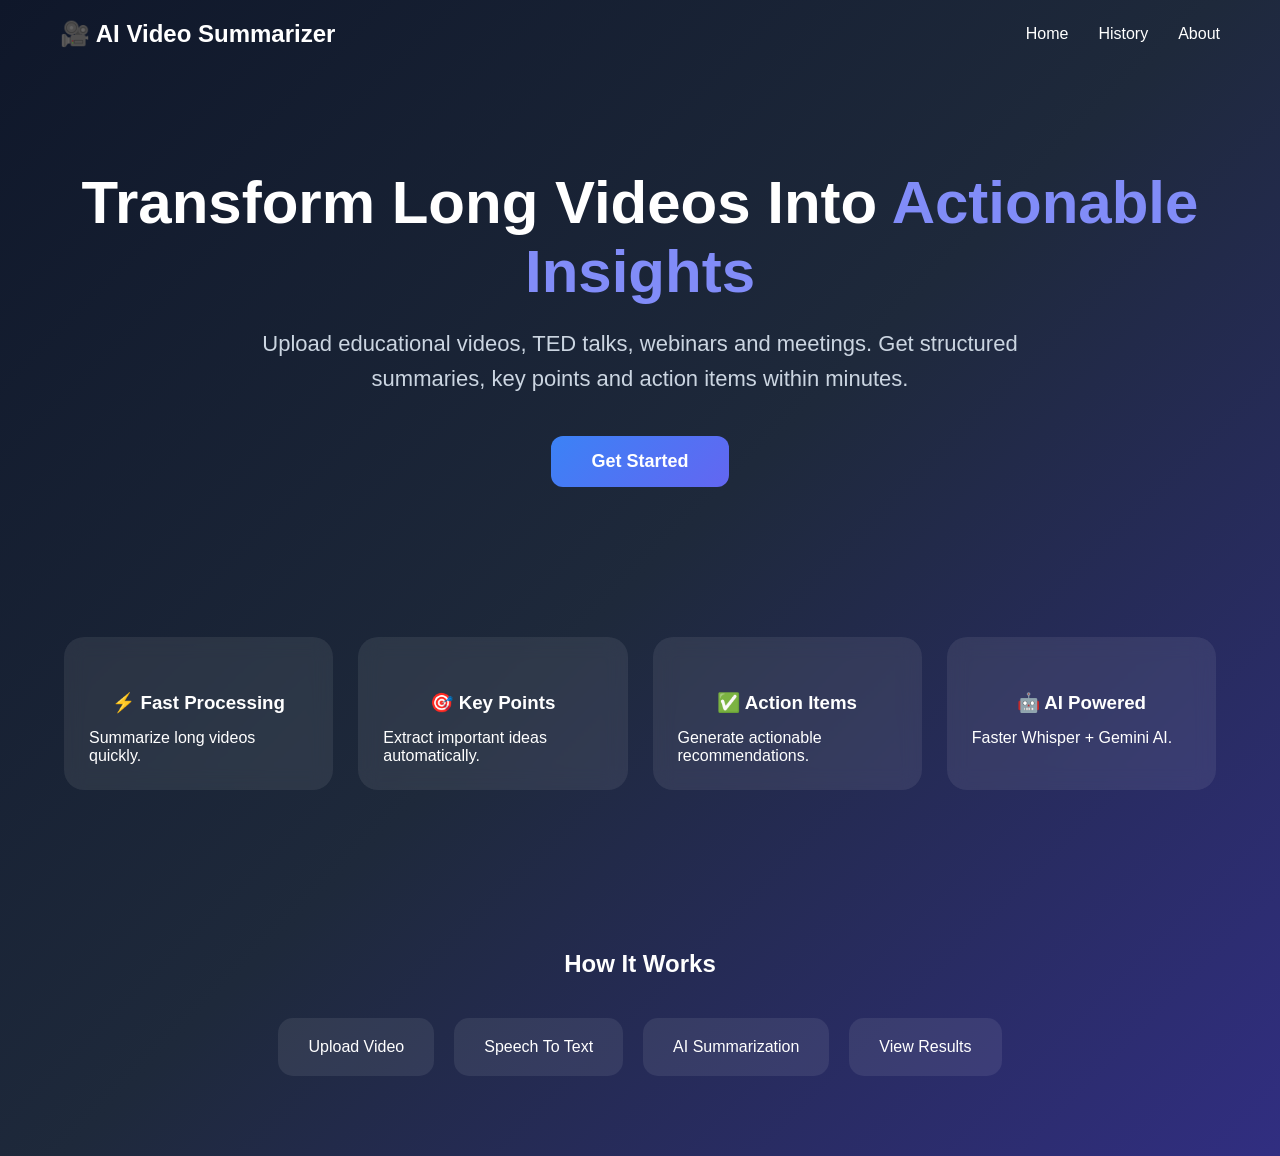
<file: frontend/index.html>
<!DOCTYPE html>
<html lang="en">

<head>

    <meta charset="UTF-8">

    <meta
        name="viewport"
        content="width=device-width, initial-scale=1.0"
    >

    <title>
        AI Video Summarizer
    </title>

    <link
        rel="stylesheet"
        href="css/style.css"
    >

</head>

<body>

    <!-- Navbar -->

    <nav class="navbar">

        <div class="logo">

            🎥 AI Video Summarizer

        </div>

        <ul class="nav-links">

            <li>
                <a href="index.html">
                    Home
                </a>
            </li>

            <li>
                <a href="history.html">
                    History
                </a>
            </li>

            <li>
                <a href="about.html">
                    About
                </a>
            </li>

        </ul>

    </nav>

    <!-- Hero Section -->

    <section class="hero">

        <h1>

            Transform Long Videos Into

            <span>
                Actionable Insights
            </span>

        </h1>

        <p>

            Upload educational videos,
            TED talks, webinars and meetings.

            Get structured summaries,
            key points and action items
            within minutes.

        </p>

        <a
            href="upload.html"
            class="btn-primary"
        >
            Get Started
        </a>

    </section>

    <!-- Features -->

    <section class="features">

        <div class="card">

            <h3>
                ⚡ Fast Processing
            </h3>

            <p>
                Summarize long videos
                quickly.
            </p>

        </div>

        <div class="card">

            <h3>
                🎯 Key Points
            </h3>

            <p>
                Extract important ideas
                automatically.
            </p>

        </div>

        <div class="card">

            <h3>
                ✅ Action Items
            </h3>

            <p>
                Generate actionable
                recommendations.
            </p>

        </div>

        <div class="card">

            <h3>
                🤖 AI Powered
            </h3>

            <p>
                Faster Whisper +
                Gemini AI.
            </p>

        </div>

    </section>

    <!-- Workflow -->

    <section class="workflow">

        <h2>

            How It Works

        </h2>

        <div class="steps">

            <div class="step">

                Upload Video

            </div>

            <div class="step">

                Speech To Text

            </div>

            <div class="step">

                AI Summarization

            </div>

            <div class="step">

                View Results

            </div>

        </div>

    </section>

</body>

</html>
</file>
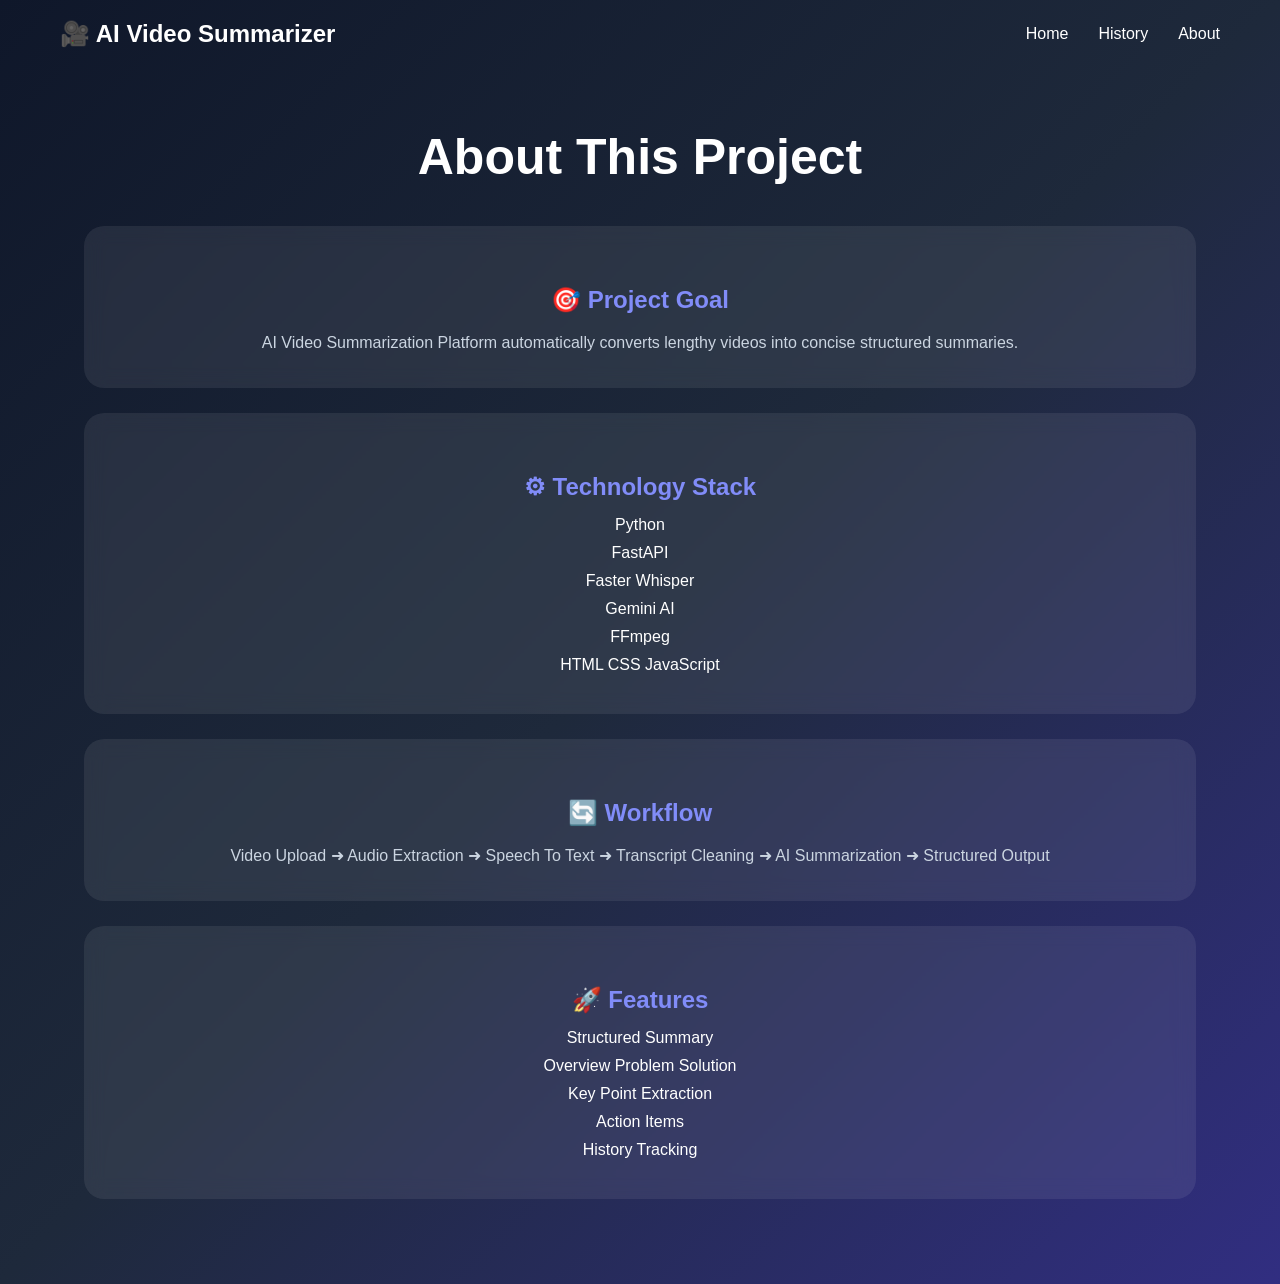
<file: frontend/about.html>
<!DOCTYPE html>
<html lang="en">

<head>

    <meta charset="UTF-8">

    <meta
        name="viewport"
        content="width=device-width, initial-scale=1.0"
    >

    <title>
        About Project
    </title>

    <link
        rel="stylesheet"
        href="css/style.css"
    >

</head>

<body>

    <nav class="navbar">

        <div class="logo">

            🎥 AI Video Summarizer

        </div>

        <ul class="nav-links">

            <li>
                <a href="index.html">
                    Home
                </a>
            </li>

            <li>
                <a href="history.html">
                    History
                </a>
            </li>

            <li>
                <a href="about.html">
                    About
                </a>
            </li>

        </ul>

    </nav>

    <section class="about-section">

        <h1>
            About This Project
        </h1>

        <div class="about-card">

            <h2>
                🎯 Project Goal
            </h2>

            <p>
                AI Video Summarization Platform
                automatically converts lengthy videos
                into concise structured summaries.
            </p>

        </div>

        <div class="about-card">

            <h2>
                ⚙ Technology Stack
            </h2>

            <ul>

                <li>Python</li>

                <li>FastAPI</li>

                <li>Faster Whisper</li>

                <li>Gemini AI</li>

                <li>FFmpeg</li>

                <li>HTML CSS JavaScript</li>

            </ul>

        </div>

        <div class="about-card">

            <h2>
                🔄 Workflow
            </h2>

            <p>

                Video Upload

                ➜ Audio Extraction

                ➜ Speech To Text

                ➜ Transcript Cleaning

                ➜ AI Summarization

                ➜ Structured Output

            </p>

        </div>

        <div class="about-card">

            <h2>
                🚀 Features
            </h2>

            <ul>

                <li>Structured Summary</li>

                <li>Overview Problem Solution</li>

                <li>Key Point Extraction</li>

                <li>Action Items</li>

                <li>History Tracking</li>

            </ul>

        </div>

    </section>

</body>

</html>
</file>
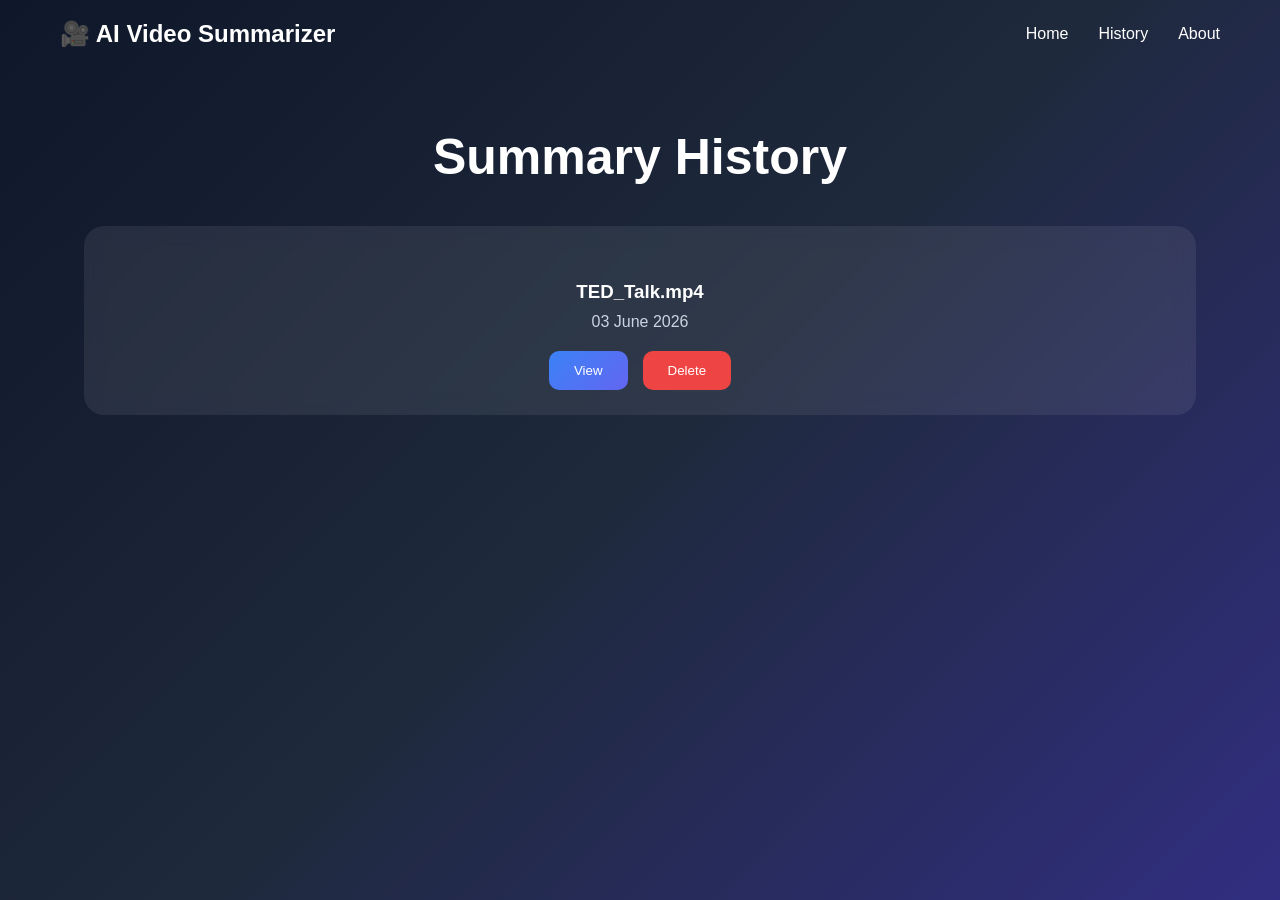
<file: frontend/history.html>
<!DOCTYPE html>
<html lang="en">

<head>

    <meta charset="UTF-8">

    <meta
        name="viewport"
        content="width=device-width, initial-scale=1.0"
    >

    <title>
        History
    </title>

    <link
        rel="stylesheet"
        href="css/style.css"
    >

</head>

<body>

    <nav class="navbar">

        <div class="logo">

            🎥 AI Video Summarizer

        </div>

        <ul class="nav-links">

            <li>
                <a href="index.html">
                    Home
                </a>
            </li>

            <li>
                <a href="history.html">
                    History
                </a>
            </li>

            <li>
                <a href="about.html">
                    About
                </a>
            </li>

        </ul>

    </nav>

    <section class="history-section">

        <h1>
            Summary History
        </h1>

        <div id="historyContainer">

            <div class="history-card">

                <h3>
                    TED_Talk.mp4
                </h3>

                <p>
                    03 June 2026
                </p>

                <div class="history-buttons">

                    <button class="view-btn">
                        View
                    </button>

                    <button class="delete-btn">
                        Delete
                    </button>

                </div>

            </div>

        </div>

    </section>

    <script src="js/history.js"></script>

</body>

</html>
</file>
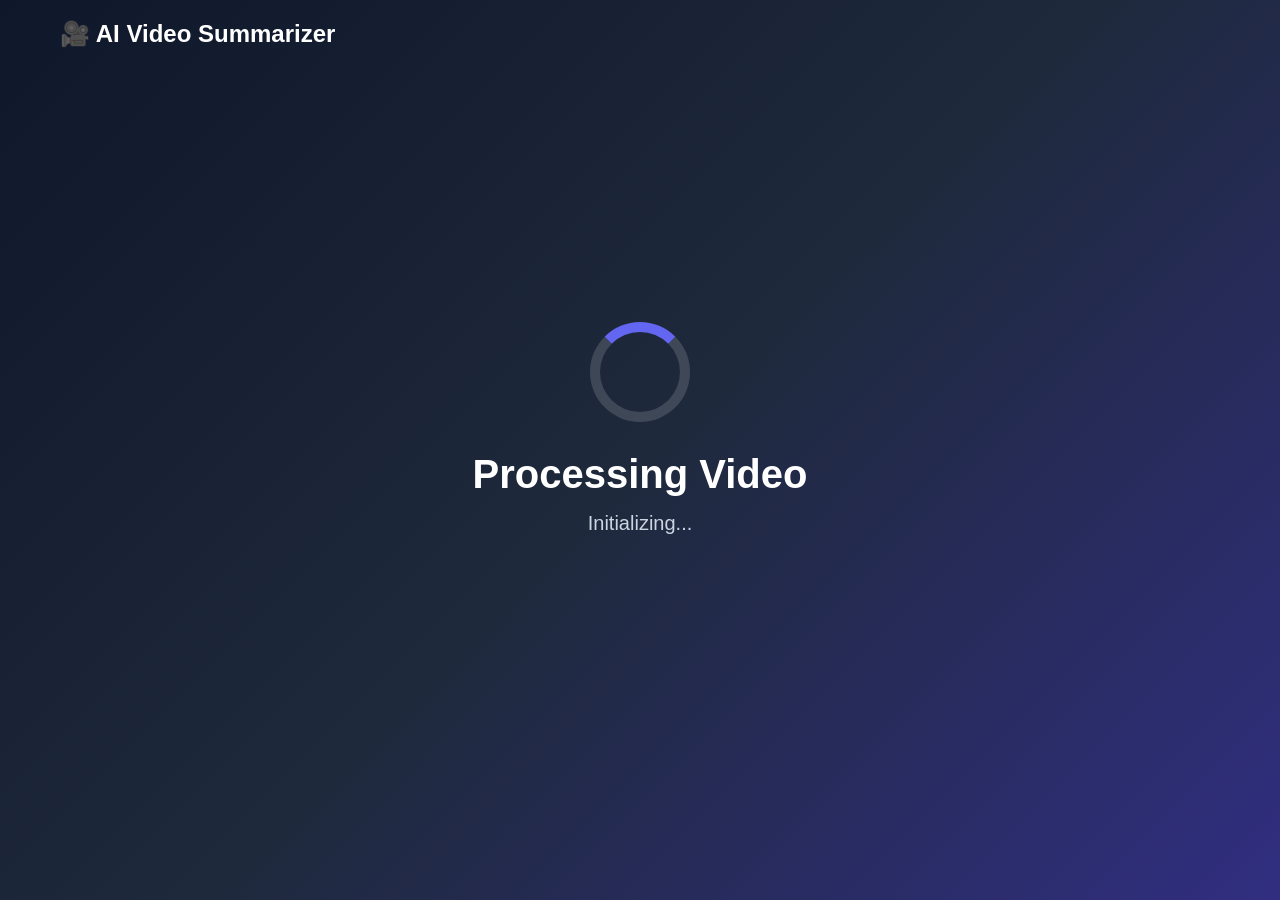
<file: frontend/loading.html>
<!DOCTYPE html>
<html lang="en">

<head>

    <meta charset="UTF-8">

    <meta
        name="viewport"
        content="width=device-width, initial-scale=1.0"
    >

    <title>
        Processing Video
    </title>

    <link
        rel="stylesheet"
        href="css/style.css"
    >

</head>

<body>

    <nav class="navbar">

        <div class="logo">

            🎥 AI Video Summarizer

        </div>

    </nav>

    <section class="loading-section">

        <div class="loader"></div>

        <h1>
            Processing Video
        </h1>

        <p id="status">

            Initializing...

        </p>

    </section>

    <script src="js/loading.js"></script>

</body>

</html>
</file>
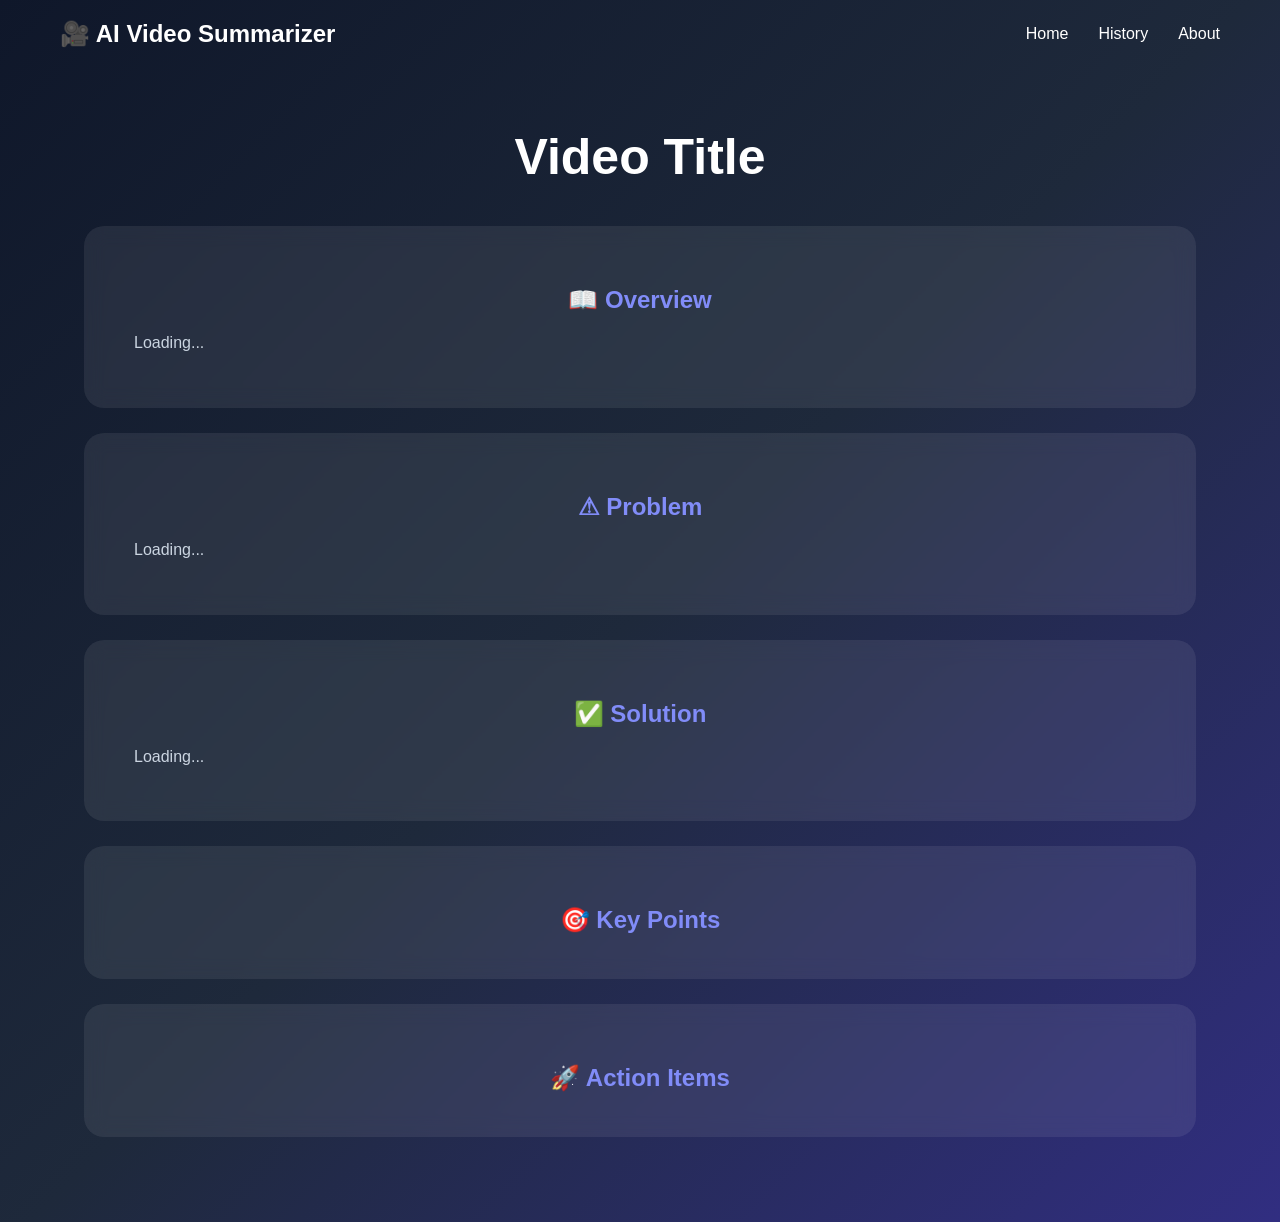
<file: frontend/result.html>
<!DOCTYPE html>
<html lang="en">

<head>

    <meta charset="UTF-8">

    <meta
        name="viewport"
        content="width=device-width, initial-scale=1.0"
    >

    <title>
        Summary Result
    </title>

    <link
        rel="stylesheet"
        href="css/style.css"
    >

</head>

<body>

    <nav class="navbar">

        <div class="logo">

            🎥 AI Video Summarizer

        </div>

        <ul class="nav-links">

            <li>
                <a href="index.html">
                    Home
                </a>
            </li>

            <li>
                <a href="history.html">
                    History
                </a>
            </li>

            <li>
                <a href="about.html">
                    About
                </a>
            </li>

        </ul>

    </nav>

    <section class="result-section">

        <h1 id="title">
            Video Title
        </h1>

        <div class="result-card">

            <h2>
                📖 Overview
            </h2>

            <p id="overview">
                Loading...
            </p>

        </div>

        <div class="result-card">

            <h2>
                ⚠ Problem
            </h2>

            <p id="problem">
                Loading...
            </p>

        </div>

        <div class="result-card">

            <h2>
                ✅ Solution
            </h2>

            <p id="solution">
                Loading...
            </p>

        </div>

        <div class="result-card">

            <h2>
                🎯 Key Points
            </h2>

            <ul id="keyPoints">

            </ul>

        </div>

        <div class="result-card">

            <h2>
                🚀 Action Items
            </h2>

            <ul id="actionItems">

            </ul>

        </div>

    </section>

    <script src="js/result.js"></script>

</body>

</html>
</file>
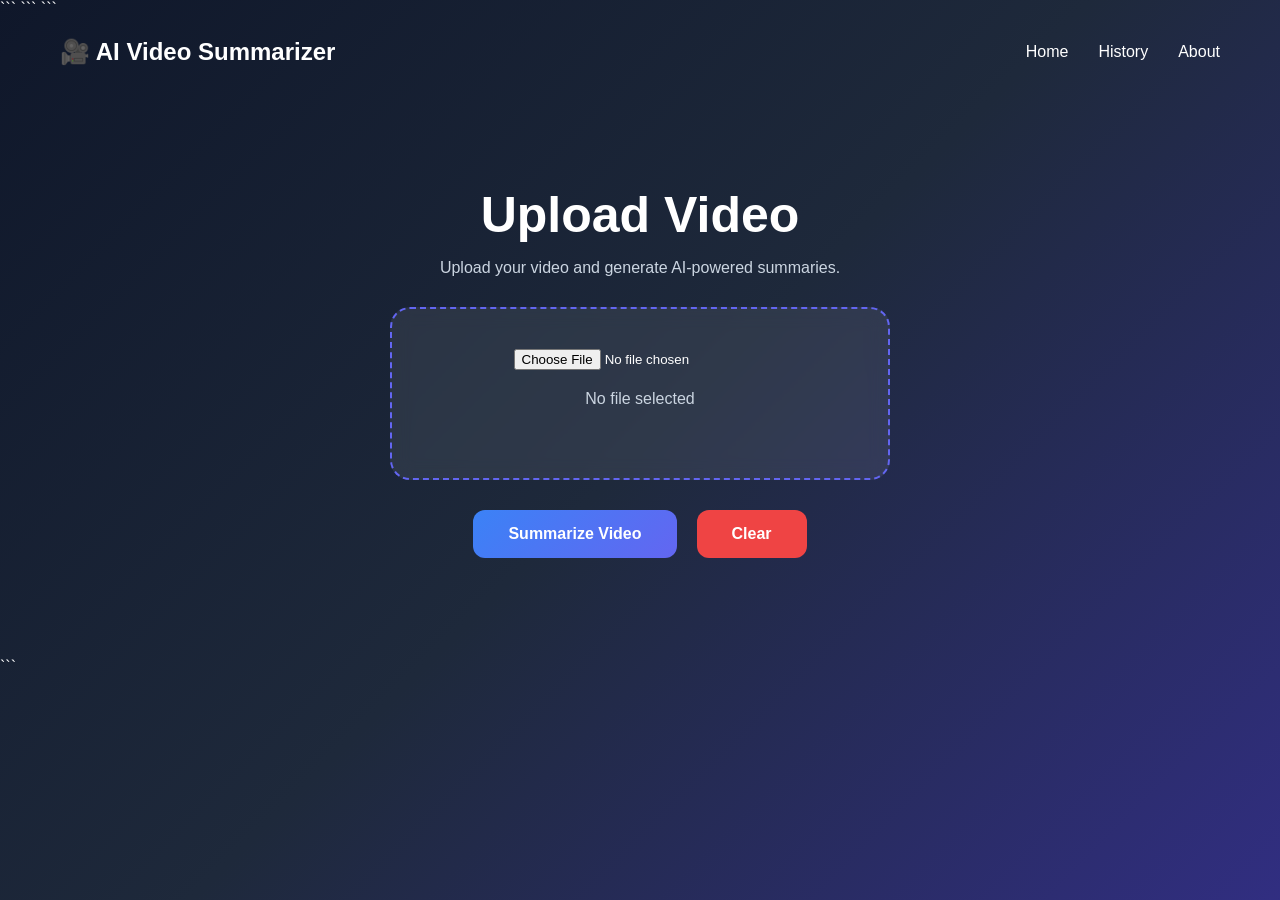
<file: frontend/upload.html>
<!DOCTYPE html>

<html lang="en">

<head>

```
<meta charset="UTF-8">

<meta
    name="viewport"
    content="width=device-width, initial-scale=1.0"
>

<title>
    Upload Video
</title>

<link
    rel="stylesheet"
    href="css/style.css"
>
```

</head>

<body>

```
<nav class="navbar">

    <div class="logo">

        🎥 AI Video Summarizer

    </div>

    <ul class="nav-links">

        <li>
            <a href="index.html">
                Home
            </a>
        </li>

        <li>
            <a href="history.html">
                History
            </a>
        </li>

        <li>
            <a href="about.html">
                About
            </a>
        </li>

    </ul>

</nav>

<section class="upload-section">

    <h1>
        Upload Video
    </h1>

    <p>
        Upload your video and generate AI-powered summaries.
    </p>

    <div class="upload-box">

        <input
            type="file"
            id="videoFile"
            accept="video/*"
        >

        <p id="fileName">
            No file selected
        </p>

    </div>

    <div class="button-group">

        <button
            type="button"
            id="summarizeBtn"
        >
            Summarize Video
        </button>

        <button
            type="button"
            id="clearBtn"
        >
            Clear
        </button>

    </div>

    <div id="resultContainer" style="display:none; margin-top:30px;">

    <h2 id="title"></h2>

    <h3>Overview</h3>
    <p id="overview"></p>

    <h3>Problem</h3>
    <p id="problem"></p>

    <h3>Solution</h3>
    <p id="solution"></p>

    <h3>Key Points</h3>
    <ul id="keyPoints"></ul>

    <h3>Action Items</h3>
    <ul id="actionItems"></ul>

    </div>

</section>

<script src="js/upload.js"></script>
```

</body>

</html>
</file>
<file: frontend/css/style.css>
*{
    margin:0;
    padding:0;
    box-sizing:border-box;
    font-family:'Segoe UI',sans-serif;
}

body{

    background:
    linear-gradient(
        135deg,
        #0f172a,
        #1e293b,
        #312e81
    );

    min-height:100vh;

    color:white;
}

/* Navbar */

.navbar{

    display:flex;

    justify-content:space-between;

    align-items:center;

    padding:20px 60px;
}

.logo{

    font-size:24px;

    font-weight:bold;
}

.nav-links{

    list-style:none;

    display:flex;

    gap:30px;
}

.nav-links a{

    text-decoration:none;

    color:white;

    font-weight:500;
}

.nav-links a:hover{

    color:#818cf8;
}

/* Hero */

.hero{

    text-align:center;

    padding:100px 20px;
}

.hero h1{

    font-size:60px;

    margin-bottom:20px;
}

.hero span{

    color:#818cf8;
}

.hero p{

    color:#cbd5e1;

    font-size:22px;

    max-width:800px;

    margin:auto;

    line-height:1.6;
}

/* Button */

.btn-primary{

    display:inline-block;

    margin-top:40px;

    padding:15px 40px;

    background:
    linear-gradient(
        135deg,
        #3b82f6,
        #6366f1
    );

    color:white;

    text-decoration:none;

    border-radius:12px;

    font-size:18px;

    font-weight:bold;

    transition:.3s;
}

.btn-primary:hover{

    transform:translateY(-3px);

    box-shadow:
    0 10px 25px
    rgba(
        99,
        102,
        241,
        .4
    );
}

/* Features */

.features{

    width:90%;

    margin:auto;

    display:grid;

    grid-template-columns:
    repeat(
        auto-fit,
        minmax(
            250px,
            1fr
        )
    );

    gap:25px;

    padding:50px 0;
}

.card{

    background:
    rgba(
        255,
        255,
        255,
        .08
    );

    padding:25px;

    border-radius:20px;

    backdrop-filter:
    blur(
        10px
    );

    transition:.3s;
}

.card:hover{

    transform:
    translateY(
        -5px
    );
}

.card h3{

    margin-bottom:15px;
}

/* Workflow */

.workflow{

    text-align:center;

    padding:80px 20px;
}

.workflow h2{

    margin-bottom:40px;
}

.steps{

    display:flex;

    justify-content:center;

    gap:20px;

    flex-wrap:wrap;
}

.step{

    background:
    rgba(
        255,
        255,
        255,
        .08
    );

    padding:20px 30px;

    border-radius:15px;
}
/* Upload Page */

.upload-section{

    text-align:center;

    padding:100px 20px;
}

.upload-section h1{

    font-size:50px;

    margin-bottom:15px;
}

.upload-section p{

    color:#cbd5e1;

    margin-bottom:30px;
}

.upload-box{

    width:500px;

    margin:auto;

    padding:40px;

    border:2px dashed #6366f1;

    border-radius:20px;

    background:
    rgba(
        255,
        255,
        255,
        .08
    );

    backdrop-filter:
    blur(
        10px
    );
}

.upload-box input{

    color:white;
}

#fileName{

    margin-top:20px;

    color:#cbd5e1;
}

.button-group{

    margin-top:30px;

    display:flex;

    justify-content:center;

    gap:20px;
}

#summarizeBtn{

    background:
    linear-gradient(
        135deg,
        #3b82f6,
        #6366f1
    );

    border:none;

    color:white;

    padding:15px 35px;

    border-radius:12px;

    cursor:pointer;

    font-size:16px;

    font-weight:bold;
}

#clearBtn{

    background:#ef4444;

    border:none;

    color:white;

    padding:15px 35px;

    border-radius:12px;

    cursor:pointer;

    font-size:16px;

    font-weight:bold;
}

#summarizeBtn:hover{

    transform:translateY(-2px);
}

#clearBtn:hover{

    background:#dc2626;
}
/* About Page */

.about-section{

    width:90%;

    margin:auto;

    padding:60px 20px;

    text-align:center;
}

.about-section h1{

    font-size:50px;

    margin-bottom:40px;
}

.about-card{

    background:
    rgba(
        255,
        255,
        255,
        .08
    );

    padding:30px;

    border-radius:20px;

    margin-bottom:25px;

    backdrop-filter:
    blur(
        10px
    );
}

.about-card h2{

    margin-bottom:15px;

    color:#818cf8;
}

.about-card p{

    color:#cbd5e1;

    line-height:1.8;
}

.about-card ul{

    list-style:none;
}

.about-card li{

    margin:10px 0;
}
/* History Page */

.history-section{

    width:90%;

    margin:auto;

    padding:60px 20px;

    text-align:center;
}

.history-section h1{

    font-size:50px;

    margin-bottom:40px;
}

.history-card{

    background:
    rgba(
        255,
        255,
        255,
        .08
    );

    backdrop-filter:
    blur(
        10px
    );

    border-radius:20px;

    padding:25px;

    margin-bottom:20px;
}

.history-card h3{

    margin-bottom:10px;
}

.history-card p{

    color:#cbd5e1;

    margin-bottom:20px;
}

.history-buttons{

    display:flex;

    justify-content:center;

    gap:15px;
}

.view-btn{

    background:
    linear-gradient(
        135deg,
        #3b82f6,
        #6366f1
    );

    border:none;

    color:white;

    padding:12px 25px;

    border-radius:10px;

    cursor:pointer;
}

.delete-btn{

    background:#ef4444;

    border:none;

    color:white;

    padding:12px 25px;

    border-radius:10px;

    cursor:pointer;
}
/* Result Page */

.result-section{

    width:90%;

    margin:auto;

    padding:60px 20px;
}

.result-section h1{

    text-align:center;

    font-size:50px;

    margin-bottom:40px;
}

.result-card{

    background:
    rgba(
        255,
        255,
        255,
        .08
    );

    backdrop-filter:
    blur(
        10px
    );

    border-radius:20px;

    padding:30px;

    margin-bottom:25px;
}

.result-card h2{

    color:#818cf8;

    margin-bottom:15px;
}

.result-card p{

    color:#cbd5e1;

    line-height:1.8;
}

.result-card ul{

    padding-left:25px;
}

.result-card li{

    margin-bottom:10px;

    color:#e2e8f0;
}

/* Loading Page */

.loading-section{

    height:80vh;

    display:flex;

    flex-direction:column;

    justify-content:center;

    align-items:center;
}

.loader{

    width:100px;

    height:100px;

    border:10px solid
    rgba(
        255,
        255,
        255,
        .15
    );

    border-top:10px solid
    #6366f1;

    border-radius:50%;

    animation:
    spin
    1s
    linear
    infinite;
}

@keyframes spin{

    0%{

        transform:
        rotate(
            0deg
        );
    }

    100%{

        transform:
        rotate(
            360deg
        );
    }
}

.loading-section h1{

    margin-top:30px;

    font-size:40px;
}

.loading-section p{

    margin-top:15px;

    color:#cbd5e1;

    font-size:20px;
}

h2,
h3{
    text-align:center;
}
h2,
h3{
    text-align:center;
    margin-top:30px;
    margin-bottom:20px;
}
#overview,
#problem,
#solution{

    text-align:justify;

    line-height:1.8;

    margin-top:10px;

    margin-bottom:20px;

    padding:0 20px;
}
#keyPoints,
#actionItems{

    text-align:left;

    margin-top:15px;

    margin-left:30px;

    line-height:1.8;
}
#resultContainer{

    margin-top:50px;

    background:
    rgba(255,255,255,0.08);

    padding:40px;

    border-radius:20px;

    backdrop-filter:blur(10px);
}
</file>
